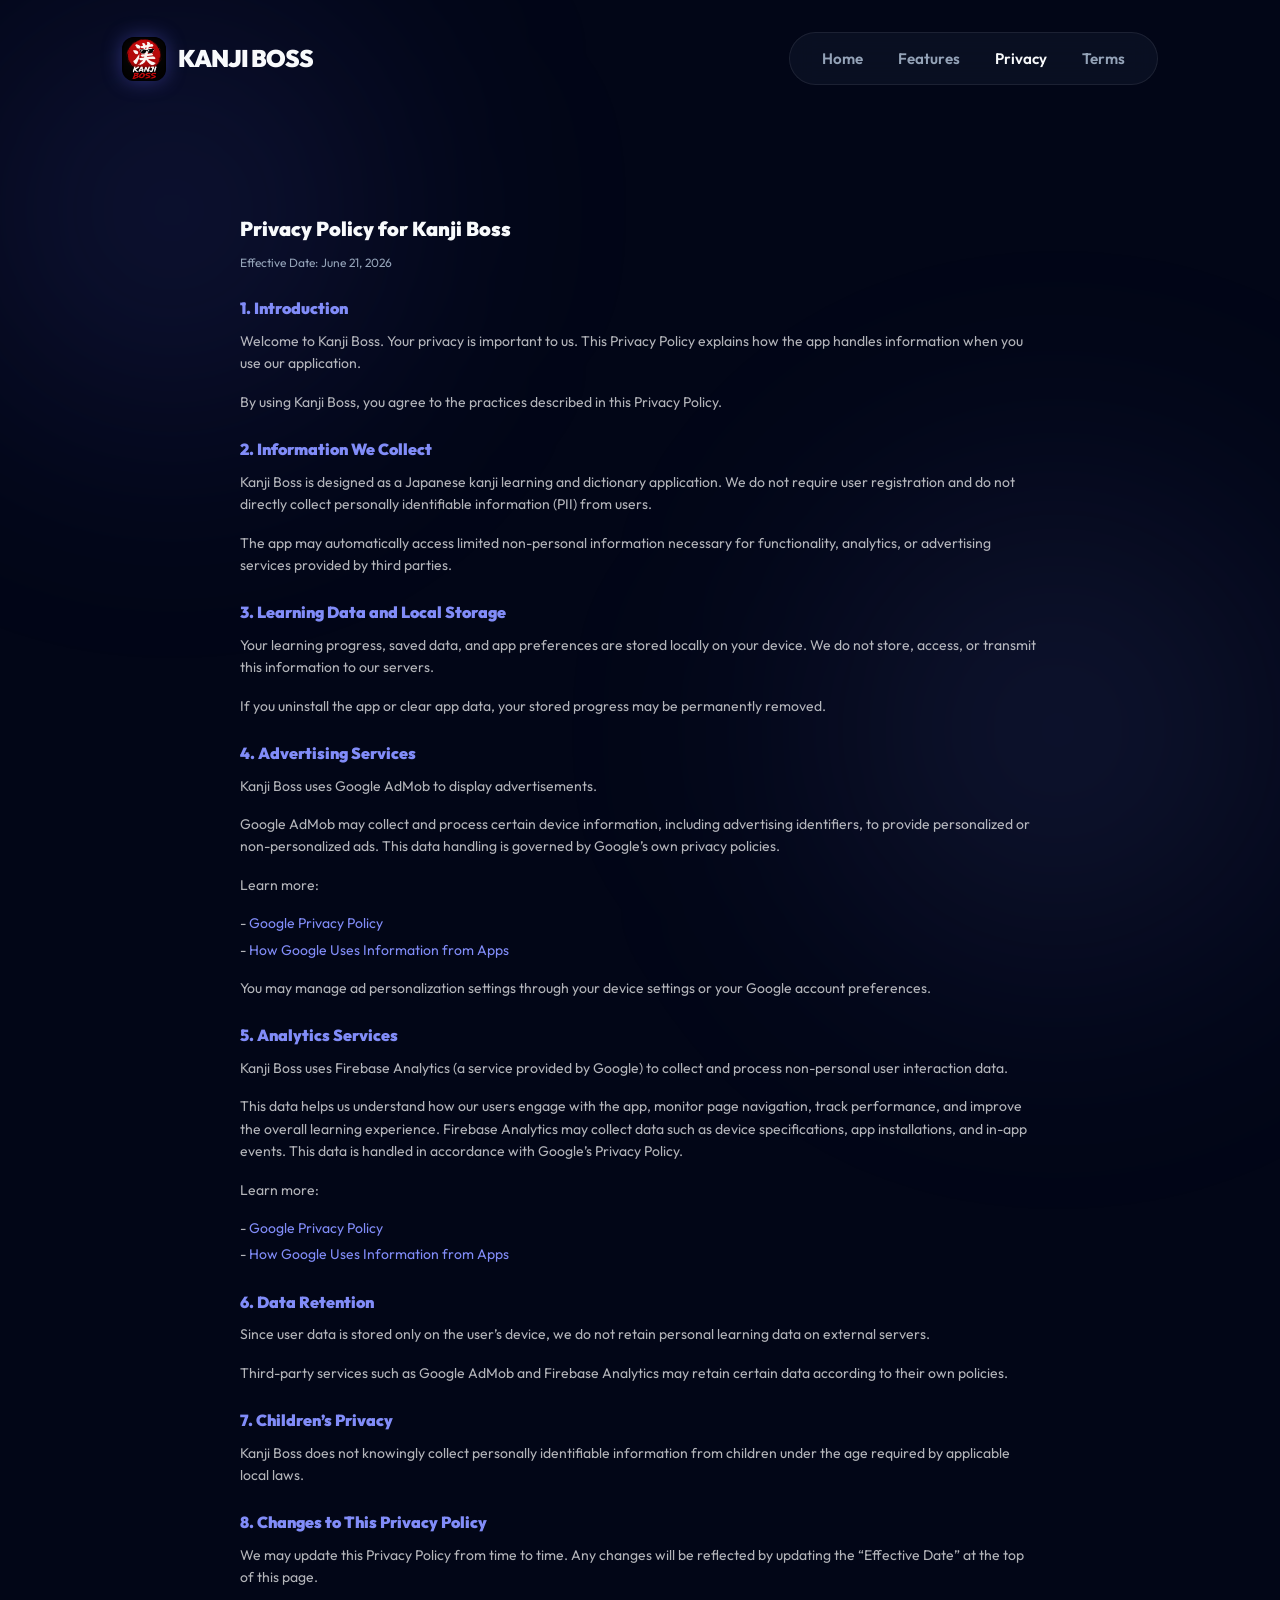
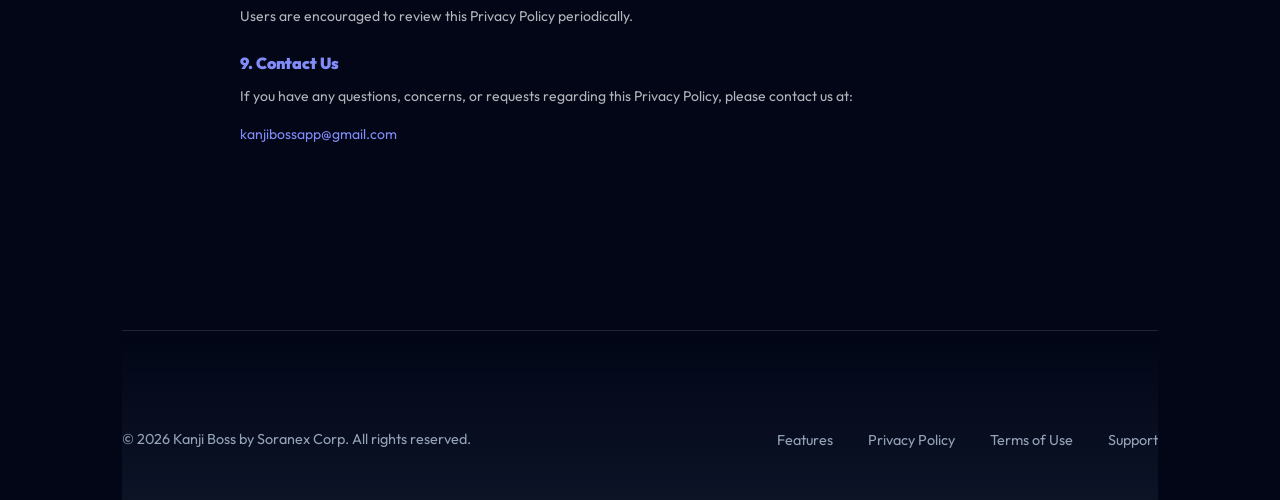
<file: privacy.html>
<!DOCTYPE html>
<html lang="en">
<head>
    <meta charset="UTF-8">
    <meta name="viewport" content="width=device-width, initial-scale=1.0">
    <title>Privacy Policy | Kanji Boss</title>
    <link rel="preconnect" href="https://fonts.googleapis.com">
    <link rel="preconnect" href="https://fonts.gstatic.com" crossorigin>
    <link href="https://fonts.googleapis.com/css2?family=Outfit:wght@300;400;600;800;900&display=swap" rel="stylesheet">
    <link rel="stylesheet" href="style.css">
</head>
<body>
    <div class="container">
        <header>
            <div class="logo">
                <img src="assets/images/logo.png" alt="Kanji Boss Logo">
                <span>KANJI BOSS</span>
            </div>
            <nav>
                <a href="index.html">Home</a>
                <a href="index.html#features">Features</a>
                <a href="privacy.html" class="active">Privacy</a>
                <a href="terms.html">Terms</a>
            </nav>
        </header>

        <main class="legal-content">
            <h1>Privacy Policy for Kanji Boss</h1>
            <div class="legal-meta">Effective Date: June 21, 2026</div>

            <section class="legal-section">
                <h2>1. Introduction</h2>
                <p>Welcome to Kanji Boss. Your privacy is important to us. This Privacy Policy explains how the app handles information when you use our application.</p>
                <p>By using Kanji Boss, you agree to the practices described in this Privacy Policy.</p>
            </section>

            <section class="legal-section">
                <h2>2. Information We Collect</h2>
                <p>Kanji Boss is designed as a Japanese kanji learning and dictionary application. We do not require user registration and do not directly collect personally identifiable information (PII) from users.</p>
                <p>The app may automatically access limited non-personal information necessary for functionality, analytics, or advertising services provided by third parties.</p>
            </section>

            <section class="legal-section">
                <h2>3. Learning Data and Local Storage</h2>
                <p>Your learning progress, saved data, and app preferences are stored locally on your device. We do not store, access, or transmit this information to our servers.</p>
                <p>If you uninstall the app or clear app data, your stored progress may be permanently removed.</p>
            </section>

            <section class="legal-section">
                <h2>4. Advertising Services</h2>
                <p>Kanji Boss uses Google AdMob to display advertisements.</p>
                <p>Google AdMob may collect and process certain device information, including advertising identifiers, to provide personalized or non-personalized ads. This data handling is governed by Google’s own privacy policies.</p>
                <p>Learn more:</p>
                <ul>
                    <li><a href="https://policies.google.com/privacy" target="_blank">Google Privacy Policy</a></li>
                    <li><a href="https://policies.google.com/technologies/partner-sites" target="_blank">How Google Uses Information from Apps</a></li>
                </ul>
                <p>You may manage ad personalization settings through your device settings or your Google account preferences.</p>
            </section>

            <section class="legal-section">
                <h2>5. Analytics Services</h2>
                <p>Kanji Boss uses Firebase Analytics (a service provided by Google) to collect and process non-personal user interaction data.</p>
                <p>This data helps us understand how our users engage with the app, monitor page navigation, track performance, and improve the overall learning experience. Firebase Analytics may collect data such as device specifications, app installations, and in-app events. This data is handled in accordance with Google’s Privacy Policy.</p>
                <p>Learn more:</p>
                <ul>
                    <li><a href="https://policies.google.com/privacy" target="_blank">Google Privacy Policy</a></li>
                    <li><a href="https://policies.google.com/technologies/partner-sites" target="_blank">How Google Uses Information from Apps</a></li>
                </ul>
            </section>

            <section class="legal-section">
                <h2>6. Data Retention</h2>
                <p>Since user data is stored only on the user’s device, we do not retain personal learning data on external servers.</p>
                <p>Third-party services such as Google AdMob and Firebase Analytics may retain certain data according to their own policies.</p>
            </section>

            <section class="legal-section">
                <h2>7. Children’s Privacy</h2>
                <p>Kanji Boss does not knowingly collect personally identifiable information from children under the age required by applicable local laws.</p>
            </section>

            <section class="legal-section">
                <h2>8. Changes to This Privacy Policy</h2>
                <p>We may update this Privacy Policy from time to time. Any changes will be reflected by updating the “Effective Date” at the top of this page.</p>
                <p>Users are encouraged to review this Privacy Policy periodically.</p>
            </section>

            <section class="legal-section">
                <h2>9. Contact Us</h2>
                <p>If you have any questions, concerns, or requests regarding this Privacy Policy, please contact us at:</p>
                <p><a href="mailto:kanjibossapp@gmail.com">kanjibossapp@gmail.com</a></p>
            </section>
        </main>

        <footer>
            <div class="footer-content">
                <div class="copyright">© <span id="year"></span> Kanji Boss by Soranex Corp. All rights reserved.</div>
                <div class="footer-links">
                    <a href="index.html#features">Features</a>
                    <a href="privacy.html">Privacy Policy</a>
                    <a href="terms.html">Terms of Use</a>
                    <a href="mailto:kanjibossapp@gmail.com">Support</a>
                </div>
            </div>
        </footer>
    </div>
    <script>
        document.getElementById('year').textContent = new Date().getFullYear();
    </script>
</body>
</html>
</file>
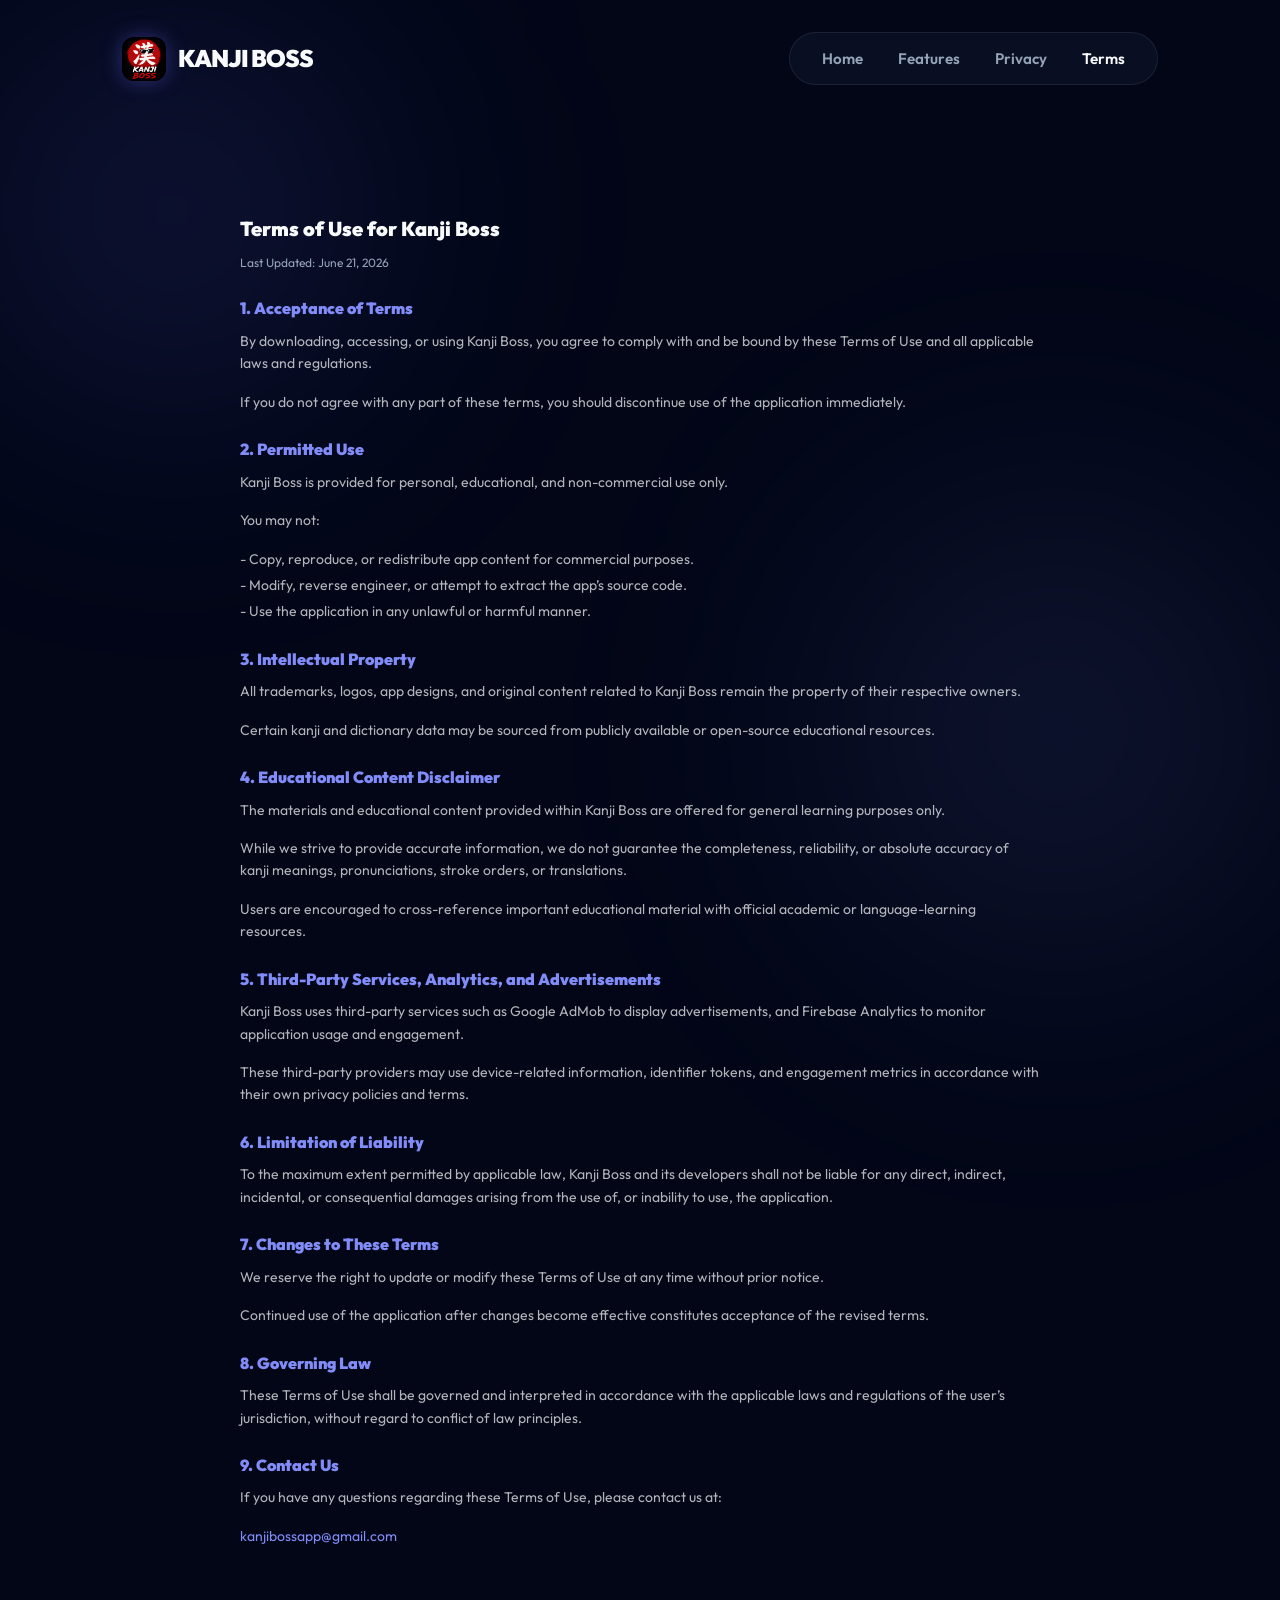
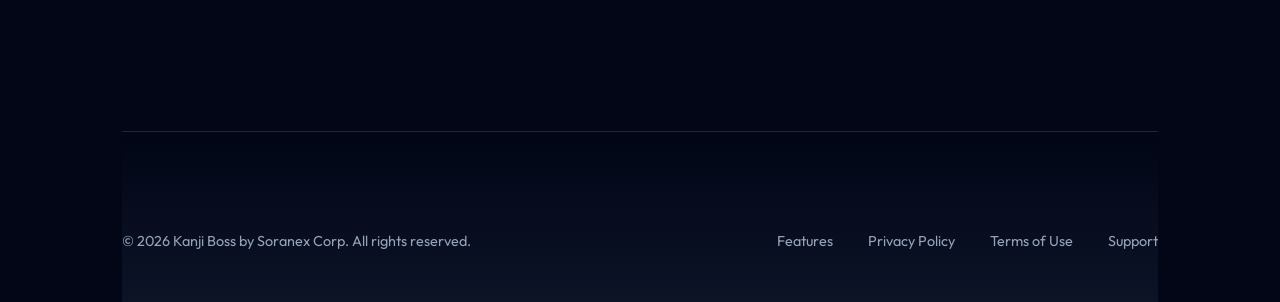
<file: terms.html>
<!DOCTYPE html>
<html lang="en">
<head>
    <meta charset="UTF-8">
    <meta name="viewport" content="width=device-width, initial-scale=1.0">
    <title>Terms of Use | Kanji Boss</title>
    <link rel="preconnect" href="https://fonts.googleapis.com">
    <link rel="preconnect" href="https://fonts.gstatic.com" crossorigin>
    <link href="https://fonts.googleapis.com/css2?family=Outfit:wght@300;400;600;800;900&display=swap" rel="stylesheet">
    <link rel="stylesheet" href="style.css">
</head>
<body>
    <div class="container">
        <header>
            <div class="logo">
                <img src="assets/images/logo.png" alt="Kanji Boss Logo">
                <span>KANJI BOSS</span>
            </div>
            <nav>
                <a href="index.html">Home</a>
                <a href="index.html#features">Features</a>
                <a href="privacy.html">Privacy</a>
                <a href="terms.html" class="active">Terms</a>
            </nav>
        </header>

        <main class="legal-content">
            <h1>Terms of Use for Kanji Boss</h1>
            <div class="legal-meta">Last Updated: June 21, 2026</div>

            <section class="legal-section">
                <h2>1. Acceptance of Terms</h2>
                <p>By downloading, accessing, or using Kanji Boss, you agree to comply with and be bound by these Terms of Use and all applicable laws and regulations.</p>
                <p>If you do not agree with any part of these terms, you should discontinue use of the application immediately.</p>
            </section>

            <section class="legal-section">
                <h2>2. Permitted Use</h2>
                <p>Kanji Boss is provided for personal, educational, and non-commercial use only.</p>
                <p>You may not:</p>
                <ul>
                    <li>Copy, reproduce, or redistribute app content for commercial purposes.</li>
                    <li>Modify, reverse engineer, or attempt to extract the app’s source code.</li>
                    <li>Use the application in any unlawful or harmful manner.</li>
                </ul>
            </section>

            <section class="legal-section">
                <h2>3. Intellectual Property</h2>
                <p>All trademarks, logos, app designs, and original content related to Kanji Boss remain the property of their respective owners.</p>
                <p>Certain kanji and dictionary data may be sourced from publicly available or open-source educational resources.</p>
            </section>

            <section class="legal-section">
                <h2>4. Educational Content Disclaimer</h2>
                <p>The materials and educational content provided within Kanji Boss are offered for general learning purposes only.</p>
                <p>While we strive to provide accurate information, we do not guarantee the completeness, reliability, or absolute accuracy of kanji meanings, pronunciations, stroke orders, or translations.</p>
                <p>Users are encouraged to cross-reference important educational material with official academic or language-learning resources.</p>
            </section>

            <section class="legal-section">
                <h2>5. Third-Party Services, Analytics, and Advertisements</h2>
                <p>Kanji Boss uses third-party services such as Google AdMob to display advertisements, and Firebase Analytics to monitor application usage and engagement.</p>
                <p>These third-party providers may use device-related information, identifier tokens, and engagement metrics in accordance with their own privacy policies and terms.</p>
            </section>

            <section class="legal-section">
                <h2>6. Limitation of Liability</h2>
                <p>To the maximum extent permitted by applicable law, Kanji Boss and its developers shall not be liable for any direct, indirect, incidental, or consequential damages arising from the use of, or inability to use, the application.</p>
            </section>

            <section class="legal-section">
                <h2>7. Changes to These Terms</h2>
                <p>We reserve the right to update or modify these Terms of Use at any time without prior notice.</p>
                <p>Continued use of the application after changes become effective constitutes acceptance of the revised terms.</p>
            </section>

            <section class="legal-section">
                <h2>8. Governing Law</h2>
                <p>These Terms of Use shall be governed and interpreted in accordance with the applicable laws and regulations of the user’s jurisdiction, without regard to conflict of law principles.</p>
            </section>

            <section class="legal-section">
                <h2>9. Contact Us</h2>
                <p>If you have any questions regarding these Terms of Use, please contact us at:</p>
                <p><a href="mailto:kanjibossapp@gmail.com">kanjibossapp@gmail.com</a></p>
            </section>
        </main>

        <footer>
            <div class="footer-content">
                <div class="copyright">© <span id="year"></span> Kanji Boss by Soranex Corp. All rights reserved.</div>
                <div class="footer-links">
                    <a href="index.html#features">Features</a>
                    <a href="privacy.html">Privacy Policy</a>
                    <a href="terms.html">Terms of Use</a>
                    <a href="mailto:kanjibossapp@gmail.com">Support</a>
                </div>
            </div>
        </footer>
    </div>
    <script>
        document.getElementById('year').textContent = new Date().getFullYear();
    </script>
</body>
</html>
</file>
<file: style.css>
@import url('https://fonts.googleapis.com/css2?family=Outfit:wght@300;400;600;800;900&display=swap');

:root {
    --bg-dark: #020617; /* Very deep slate */
    --primary: #6366F1; /* Indigo */
    --primary-glow: rgba(99, 102, 241, 0.5);
    --secondary: #818CF8;
    --text-main: #F8FAFC;
    --text-muted: #94A3B8;
    
    --glass-bg: rgba(15, 23, 42, 0.6);
    --glass-border: rgba(255, 255, 255, 0.08);
}

* {
    margin: 0;
    padding: 0;
    box-sizing: border-box;
}

body {
    font-family: 'Outfit', sans-serif;
    line-height: 1.6;
    color: var(--text-main);
    background-color: var(--bg-dark);
    overflow-x: hidden;
    position: relative;
}

/* Background gradient blobs for modern feel */
body::before, body::after {
    content: '';
    position: fixed;
    border-radius: 50%;
    filter: blur(120px);
    z-index: -1;
}

body::before {
    top: -10%;
    left: -10%;
    width: 600px;
    height: 600px;
    background: radial-gradient(circle, rgba(99,102,241,0.2) 0%, rgba(2,6,23,0) 70%);
}

body::after {
    bottom: -20%;
    right: -10%;
    width: 700px;
    height: 700px;
    background: radial-gradient(circle, rgba(129,140,248,0.15) 0%, rgba(2,6,23,0) 70%);
}

.container {
    max-width: 1100px;
    margin: 0 auto;
    padding: 0 2rem;
}

/* Header */
header {
    padding: 2rem 0;
    display: flex;
    justify-content: space-between;
    align-items: center;
}

.logo {
    font-weight: 900;
    font-size: 1.5rem;
    color: var(--text-main);
    letter-spacing: -1px;
    display: flex;
    align-items: center;
    gap: 12px;
}

.logo img {
    height: 44px;
    border-radius: 12px;
    box-shadow: 0 0 20px rgba(99, 102, 241, 0.4);
}

nav {
    background: var(--glass-bg);
    backdrop-filter: blur(12px);
    -webkit-backdrop-filter: blur(12px);
    padding: 0.8rem 2rem;
    border-radius: 50px;
    border: 1px solid var(--glass-border);
}

nav a {
    text-decoration: none;
    color: var(--text-muted);
    font-weight: 600;
    margin-left: 2rem;
    font-size: 0.95rem;
    transition: color 0.3s ease;
}

nav a:first-child {
    margin-left: 0;
}

nav a:hover, nav a.active {
    color: var(--text-main);
}

/* Hero Section */
.hero {
    padding: 8rem 0;
    text-align: center;
    position: relative;
}

.hero h1 {
    font-size: 5rem;
    font-weight: 900;
    color: var(--text-main);
    line-height: 1.1;
    margin-bottom: 1.5rem;
    letter-spacing: -2px;
    background: linear-gradient(135deg, #FFFFFF 0%, #94A3B8 100%);
    -webkit-background-clip: text;
    -webkit-text-fill-color: transparent;
}

.hero p {
    font-size: 1.25rem;
    color: var(--text-muted);
    max-width: 600px;
    margin: 0 auto 3rem;
}

.btn {
    display: inline-block;
    background: linear-gradient(135deg, var(--primary) 0%, var(--secondary) 100%);
    color: #FFFFFF;
    padding: 1.2rem 3rem;
    border-radius: 50px;
    text-decoration: none;
    font-weight: 800;
    font-size: 1.1rem;
    transition: all 0.3s cubic-bezier(0.25, 0.8, 0.25, 1);
    box-shadow: 0 10px 30px var(--primary-glow);
    border: 1px solid rgba(255,255,255,0.1);
}

.btn:hover {
    transform: translateY(-3px) scale(1.02);
    box-shadow: 0 15px 40px rgba(99, 102, 241, 0.6);
}

/* Hero Image Floating Animation */
@keyframes float {
    0% { transform: translateY(0px); }
    50% { transform: translateY(-20px); }
    100% { transform: translateY(0px); }
}

.hero-image {
    margin-top: 5rem;
    position: relative;
    max-width: 900px;
    margin-left: auto;
    margin-right: auto;
    animation: float 6s ease-in-out infinite;
}

.hero-image img {
    width: 100%;
    height: auto;
    border-radius: 24px;
    box-shadow: 0 30px 60px rgba(0, 0, 0, 0.5);
    border: 1px solid var(--glass-border);
}

/* Features */
.features {
    padding: 8rem 0;
    display: grid;
    grid-template-columns: repeat(auto-fit, minmax(300px, 1fr));
    gap: 2.5rem;
}

.feature-card {
    padding: 3rem;
    background: var(--glass-bg);
    backdrop-filter: blur(16px);
    -webkit-backdrop-filter: blur(16px);
    border-radius: 32px;
    border: 1px solid var(--glass-border);
    transition: transform 0.4s ease, border-color 0.4s ease;
}

.feature-card:hover {
    transform: translateY(-10px);
    border-color: rgba(99, 102, 241, 0.4);
    box-shadow: 0 20px 40px rgba(0,0,0,0.3), inset 0 0 20px rgba(99, 102, 241, 0.05);
}

.feature-card h3 {
    font-weight: 900;
    font-size: 1.5rem;
    margin-bottom: 1rem;
    color: var(--text-main);
}

.feature-card p {
    color: var(--text-muted);
}

/* Footer */
footer {
    padding: 6rem 0 3rem;
    margin-top: 4rem;
    background: linear-gradient(to top, rgba(15,23,42,0.8) 0%, transparent 100%);
    border-top: 1px solid var(--glass-border);
}

.footer-content {
    display: flex;
    justify-content: space-between;
    align-items: center;
    flex-wrap: wrap;
    gap: 2rem;
}

.footer-links a {
    text-decoration: none;
    color: var(--text-muted);
    font-size: 0.9rem;
    margin-left: 2rem;
    transition: color 0.2s;
}

.footer-links a:hover {
    color: var(--text-main);
}

.copyright {
    font-size: 0.9rem;
    color: var(--text-muted);
}

/* Legal Pages (Styled to match the Flutter App's exact layout) */
.legal-content {
    padding: 6rem 0;
    max-width: 800px;
    margin: 0 auto;
}

.legal-content h1 {
    font-size: 20px;
    font-weight: 900;
    margin-bottom: 8px;
    color: var(--text-main);
}

.legal-meta {
    color: var(--text-muted);
    font-size: 12px;
    margin-bottom: 24px;
}

.legal-section {
    margin-bottom: 24px;
}

.legal-section h2 {
    font-size: 16px;
    font-weight: 900;
    margin-bottom: 8px;
    color: #818CF8; /* Dark mode primary color from app */
}

.legal-section p, .legal-section ul {
    color: rgba(255, 255, 255, 0.7); /* white70 from app */
    font-size: 14px;
    margin-bottom: 16px;
    line-height: 1.6;
}

.legal-section ul {
    list-style-type: none;
}

.legal-section li {
    margin-bottom: 4px;
}

.legal-section li::before {
    content: "- ";
}

.legal-section a {
    color: var(--secondary);
    text-decoration: none;
    transition: opacity 0.2s;
}

.legal-section a:hover {
    opacity: 0.8;
    text-decoration: underline;
}

@media (max-width: 768px) {
    .hero h1 { font-size: 3rem; }
    .hero p { font-size: 1rem; }
    header { flex-direction: column; gap: 2rem; }
    nav { width: 100%; display: flex; justify-content: space-between; padding: 1rem; }
    nav a { margin-left: 0; }
    .legal-content h1 { font-size: 2.5rem; }
    .legal-section { padding: 1.5rem; }
}
</file>
